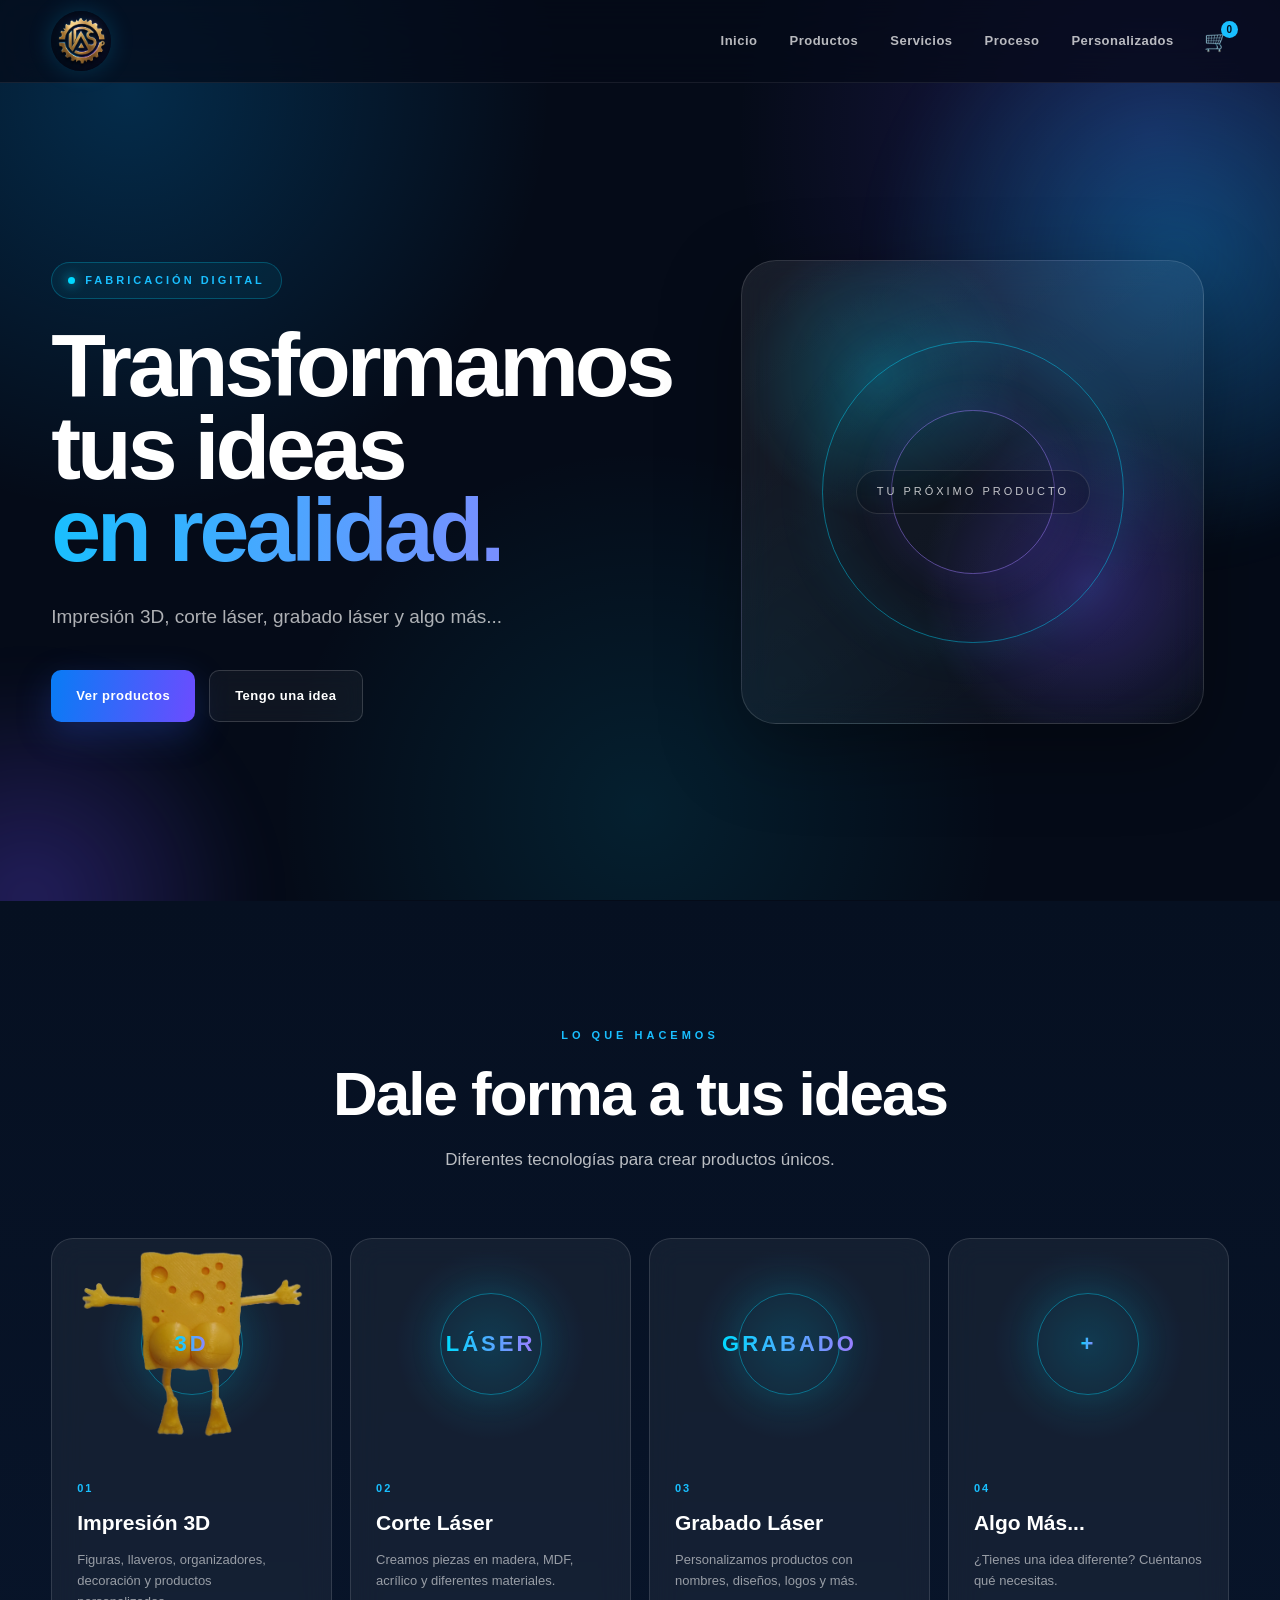
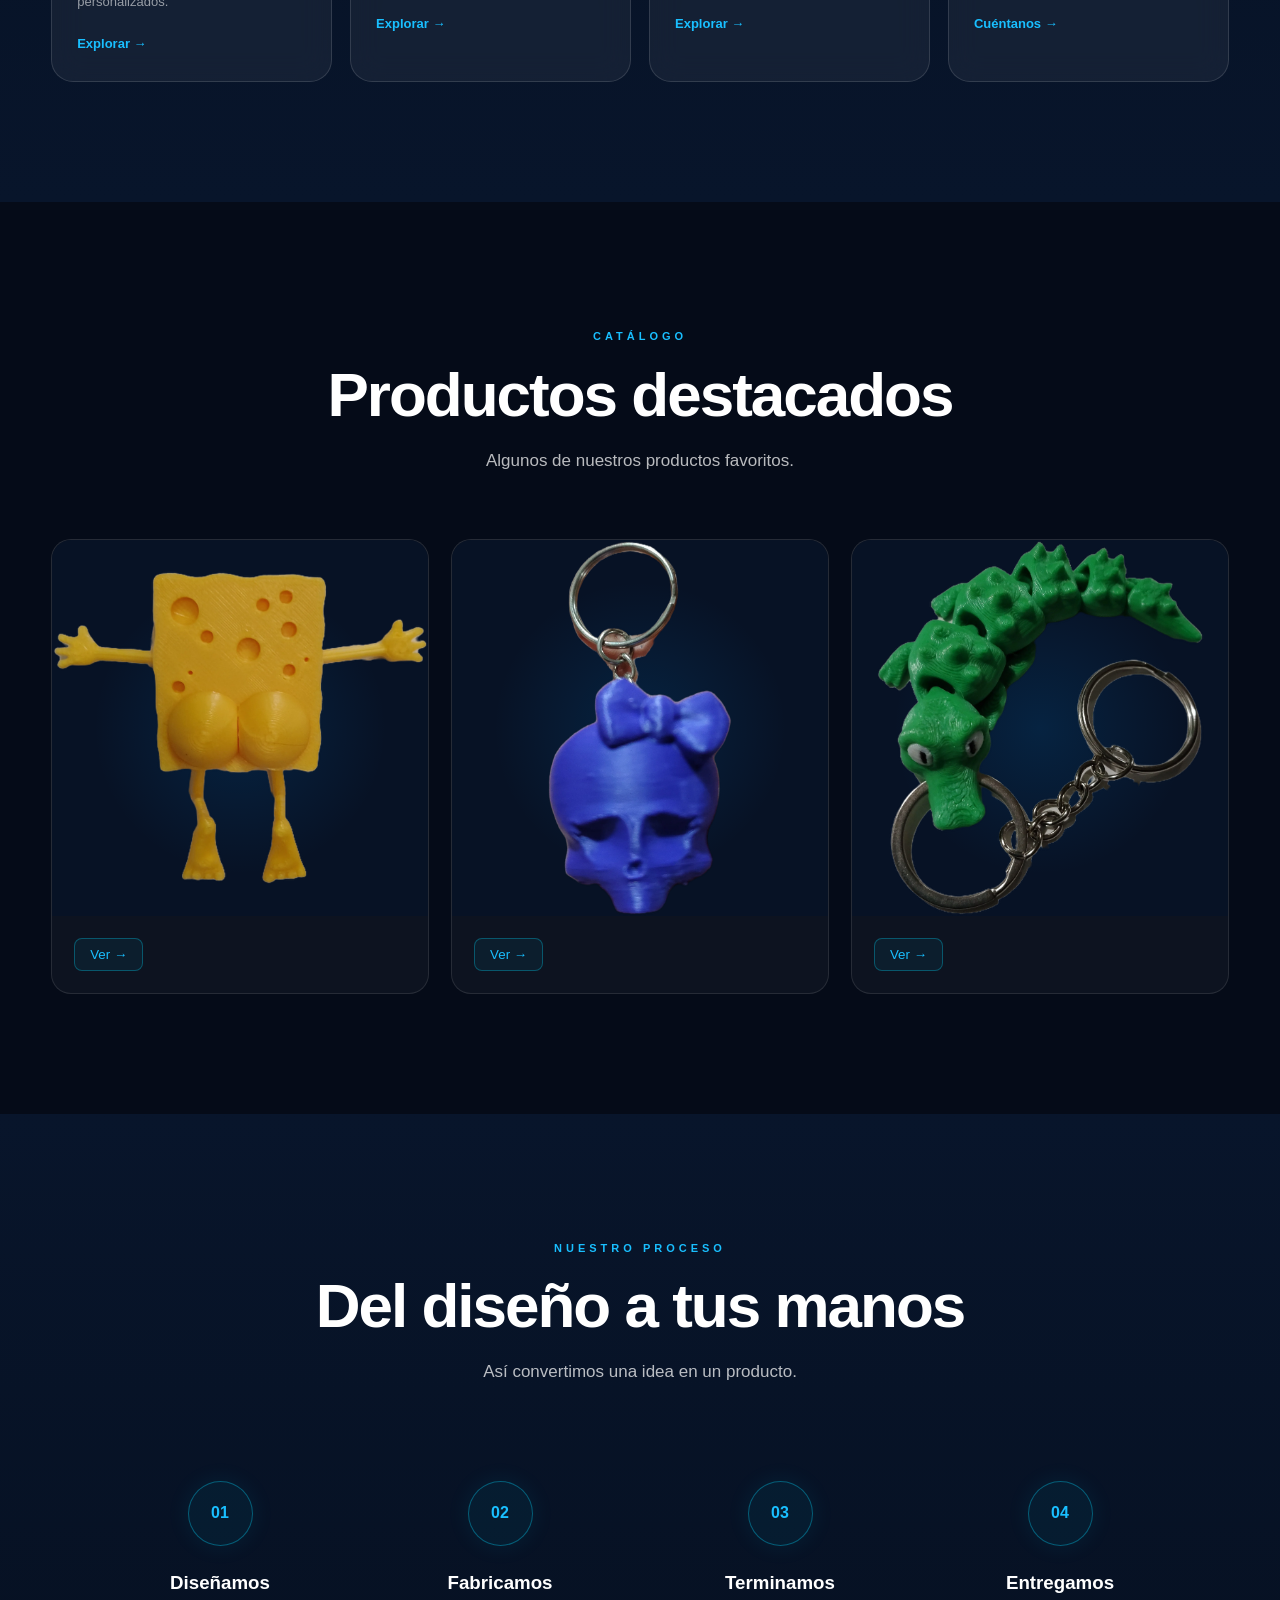
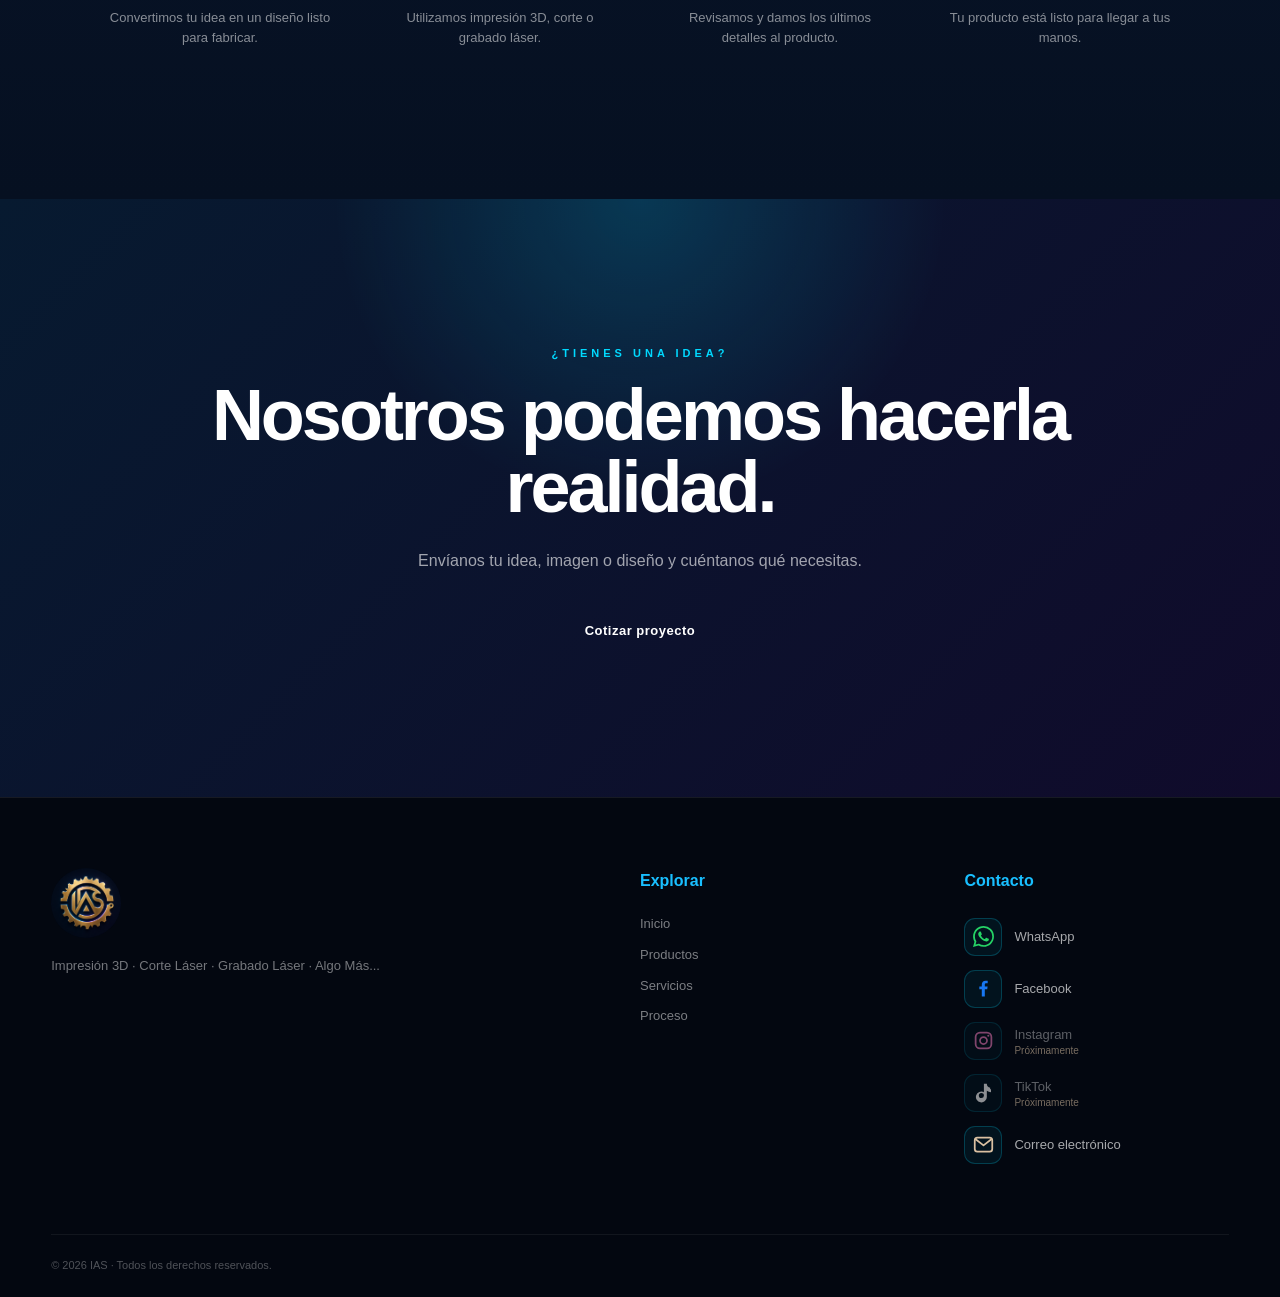
<file: index.html>
<!DOCTYPE html>
<html lang="es">
<head>
    <meta charset="UTF-8">

    <meta name="viewport"
          content="width=device-width, initial-scale=1.0">

    <meta name="description"
          content="Impresión 3D, corte láser, grabado láser y mucho más.">

    <title>IAS | Impresión 3D · Corte Láser · Grabado Láser</title>

    <link rel="stylesheet" href="css/style.css">
</head>

<body>

    <!-- =========================
         NAVBAR
    ========================== -->

    <header class="navbar">

        <div class="navbar-container">

            <a href="#" class="logo">
                <img src="assets/logo-dorado.png"
                     alt="IAS">
            </a>

            <nav class="nav-menu">

                <a href="#inicio">Inicio</a>

                <a href="#productos">Productos</a>

                <a href="#servicios">Servicios</a>

                <a href="#proceso">Proceso</a>

                <a href="#personalizados">Personalizados</a>

            </nav>

            <div class="nav-actions">

                <button class="cart-button">
                    🛒
                    <span>0</span>
                </button>

                <button class="menu-button">
                    ☰
                </button>

            </div>

        </div>

    </header>


    <!-- =========================
         HERO
    ========================== -->

    <main>

        <section id="inicio" class="hero">

            <div class="hero-container">

                <div class="hero-content">

                    <span class="hero-tag">
                        FABRICACIÓN DIGITAL
                    </span>

                    <h1>
                        Transformamos tus ideas
                        <span>en realidad.</span>
                    </h1>

                    <p>
                        Impresión 3D, corte láser, grabado láser
                        y algo más...
                    </p>

                    <div class="hero-buttons">

                        <a href="#productos"
                           class="btn btn-primary">
                            Ver productos
                        </a>

                        <a href="#personalizados"
                           class="btn btn-secondary">
                            Tengo una idea
                        </a>

                    </div>

                </div>


                <div class="hero-visual">

                    <div class="hero-placeholder">

                        <span>Tu próximo producto</span>

                    </div>

                </div>

            </div>

        </section>


        <!-- =========================
             SERVICIOS
        ========================== -->

        <section id="servicios"
                 class="services section">

            <div class="section-header">

                <span class="section-tag">
                    LO QUE HACEMOS
                </span>

                <h2>
                    Dale forma a tus ideas
                </h2>

                <p>
                    Diferentes tecnologías para crear
                    productos únicos.
                </p>

            </div>


            <div class="services-grid">


                <article class="service-card">

                    <div class="service-image">
                        <span>3D</span>
                    </div>

                    <div class="service-content">

                        <span class="service-number">
                            01
                        </span>

                        <h3>
                            Impresión 3D
                        </h3>

                        <p>
                            Figuras, llaveros, organizadores,
                            decoración y productos personalizados.
                        </p>

                        <a href="productos.html?categoria=impresion-3d">
                            Explorar →
                        </a>

                    </div>

                </article>


                <article class="service-card">

                    <div class="service-image">
                        <span>LÁSER</span>
                    </div>

                    <div class="service-content">

                        <span class="service-number">
                            02
                        </span>

                        <h3>
                            Corte Láser
                        </h3>

                        <p>
                            Creamos piezas en madera, MDF,
                            acrílico y diferentes materiales.
                        </p>

                        <a href="productos.html?categoria=corte-laser">
                            Explorar →
                        </a>

                    </div>

                </article>


                <article class="service-card">

                    <div class="service-image">
                        <span>GRABADO</span>
                    </div>

                    <div class="service-content">

                        <span class="service-number">
                            03
                        </span>

                        <h3>
                            Grabado Láser
                        </h3>

                        <p>
                            Personalizamos productos con
                            nombres, diseños, logos y más.
                        </p>

                        <a href="productos.html?categoria=grabado-laser">
                            Explorar →
                        </a>

                    </div>

                </article>


                <article class="service-card service-card-more">

                    <div class="service-image">
                        <span>+</span>
                    </div>

                    <div class="service-content">

                        <span class="service-number">
                            04
                        </span>

                        <h3>
                            Algo Más...
                        </h3>

                        <p>
                            ¿Tienes una idea diferente?
                            Cuéntanos qué necesitas.
                        </p>

                        <a href="productos.html?categoria=algo-mas">
                            Cuéntanos →
                        </a>

                    </div>

                </article>

            </div>

        </section>


        <!-- =========================
             PRODUCTOS
        ========================== -->

        <section id="productos"
                 class="products section">

            <div class="section-header">

                <span class="section-tag">
                    CATÁLOGO
                </span>

                <h2>
                    Productos destacados
                </h2>

                <p>
                    Algunos de nuestros productos favoritos.
                </p>

            </div>


            <div class="products-grid">

                
                <article class="product-card">

                    <div class="product-image">
                        <span>PRODUCTO</span>
                    </div>

                    <div class="product-info">

                        <span class="product-category">
                            Corte Láser
                        </span>

                        <h3>
                            Producto de ejemplo
                        </h3>

                        <div class="product-bottom">

                            <strong>
                                $00.00
                            </strong>

                            <button>
                                Ver →
                            </button>

                        </div>

                    </div>

                </article>


                <article class="product-card">

    <div class="product-image">
        <img src="assets/productos/impresion-3d/thermo-porta-balsamo.jpg"
             alt="Llavero de termo porta bálsamo">
    </div>

    <div class="product-info">

        <span class="product-category">
            Impresión 3D
        </span>

        <h3>
            Llavero Termo Porta Bálsamo
        </h3>

        <div class="product-bottom">

            <strong>
                $40.00
            </strong>

            <button>
                Ver →
            </button>

        </div>

    </div>

</article>

            </div>

        </section>


        <!-- =========================
             PROCESO
        ========================== -->

        <section id="proceso"
                 class="process section">

            <div class="section-header">

                <span class="section-tag">
                    NUESTRO PROCESO
                </span>

                <h2>
                    Del diseño a tus manos
                </h2>

                <p>
                    Así convertimos una idea en un producto.
                </p>

            </div>


            <div class="process-grid">

                <div class="process-step">

                    <span>01</span>

                    <h3>
                        Diseñamos
                    </h3>

                    <p>
                        Convertimos tu idea en un diseño
                        listo para fabricar.
                    </p>

                </div>


                <div class="process-step">

                    <span>02</span>

                    <h3>
                        Fabricamos
                    </h3>

                    <p>
                        Utilizamos impresión 3D,
                        corte o grabado láser.
                    </p>

                </div>


                <div class="process-step">

                    <span>03</span>

                    <h3>
                        Terminamos
                    </h3>

                    <p>
                        Revisamos y damos los últimos
                        detalles al producto.
                    </p>

                </div>


                <div class="process-step">

                    <span>04</span>

                    <h3>
                        Entregamos
                    </h3>

                    <p>
                        Tu producto está listo
                        para llegar a tus manos.
                    </p>

                </div>

            </div>

        </section>


        <!-- =========================
             PERSONALIZADOS
        ========================== -->

        <section id="personalizados"
                 class="custom-section">

            <div class="custom-container">

                <div>

                    <span class="section-tag">
                        ¿TIENES UNA IDEA?
                    </span>

                    <h2>
                        Nosotros podemos
                        hacerla realidad.
                    </h2>

                    <p>
                        Envíanos tu idea, imagen o diseño
                        y cuéntanos qué necesitas.
                    </p>

                    <a href="#contacto"
                       class="btn btn-light">
                        Cotizar proyecto
                    </a>

                </div>

            </div>

        </section>

    </main>


    <!-- =========================
         FOOTER
    ========================== -->

    <footer id="contacto">

        <div class="footer-container">

            <div class="footer-brand">

                <img src="assets/logo-dorado.png"
                     alt="IAS">

                <p>
                    Impresión 3D · Corte Láser ·
                    Grabado Láser · Algo Más...
                </p>

            </div>


            <div class="footer-column">

                <h4>
                    Explorar
                </h4>

                <a href="#inicio">Inicio</a>
                <a href="#productos">Productos</a>
                <a href="#servicios">Servicios</a>
                <a href="#proceso">Proceso</a>

            </div>


            <div class="footer-column footer-contact">
                <h4>
                    Contacto
                </h4>

                <!-- WhatsApp -->
                <a href="https://wa.me/524437331158"
                class="contact-link"
                target="_blank"
                rel="noopener noreferrer">

                    <span class="contact-icon whatsapp">
                        <svg viewBox="0 0 24 24" aria-hidden="true">
                            <path fill="currentColor" d="M20.52 3.48A11.87 11.87 0 0 0 12.04 0C5.46 0 .11 5.35.11 11.93c0 2.1.55 4.15 1.6 5.96L0 24l6.27-1.65a11.9 11.9 0 0 0 5.77 1.47h.01c6.58 0 11.93-5.35 11.93-11.93 0-3.19-1.24-6.19-3.46-8.41ZM12.05 21.8h-.01a9.9 9.9 0 0 1-5.05-1.38l-.36-.21-3.72.98.99-3.63-.23-.37a9.88 9.88 0 0 1-1.52-5.26c0-5.47 4.45-9.92 9.93-9.92a9.86 9.86 0 0 1 7.03 2.91 9.86 9.86 0 0 1 2.91 7.03c0 5.47-4.45 9.92-9.92 9.92Zm5.44-7.43c-.3-.15-1.77-.87-2.04-.97-.27-.1-.47-.15-.67.15-.2.3-.77.97-.95 1.17-.17.2-.35.22-.65.07-.3-.15-1.25-.46-2.38-1.47-.88-.78-1.47-1.75-1.64-2.05-.17-.3-.02-.46.13-.61.13-.13.3-.35.45-.52.15-.17.2-.3.3-.5.1-.2.05-.37-.03-.52-.07-.15-.67-1.62-.92-2.22-.24-.58-.49-.5-.67-.51h-.57c-.2 0-.52.07-.8.37-.27.3-1.05 1.02-1.05 2.49s1.07 2.89 1.22 3.09c.15.2 2.1 3.2 5.08 4.49.71.31 1.27.5 1.7.64.71.23 1.36.2 1.87.12.57-.09 1.77-.72 2.02-1.42.25-.7.25-1.3.17-1.42-.07-.13-.27-.2-.57-.35Z"/>
                        </svg>
                    </span>

                    <span>WhatsApp</span>
                </a>

                <!-- Facebook -->
                <a href="https://www.facebook.com/profile.php?id=61595558836618"
                class="contact-link"
                target="_blank"
                rel="noopener noreferrer">

                    <span class="contact-icon facebook">
                        <svg viewBox="0 0 24 24" aria-hidden="true">
                            <path fill="currentColor" d="M13.5 21v-8.2h2.76l.41-3.2H13.5V7.56c0-.93.26-1.56 1.59-1.56h1.7V3.14c-.3-.04-1.33-.14-2.53-.14-2.5 0-4.21 1.53-4.21 4.34V9.6H7.22v3.2h2.83V21h3.45Z"/>
                        </svg>
                    </span>

                    <span>Facebook</span>
                </a>

                <!-- Instagram -->
                <span class="contact-link contact-disabled">

                    <span class="contact-icon instagram">
                        <svg viewBox="0 0 24 24" aria-hidden="true">
                            <rect x="3" y="3" width="18" height="18" rx="5" fill="none" stroke="currentColor" stroke-width="2"/>
                            <circle cx="12" cy="12" r="4" fill="none" stroke="currentColor" stroke-width="2"/>
                            <circle cx="17.5" cy="6.5" r="1.2" fill="currentColor"/>
                        </svg>
                    </span>

                    <span>Instagram <small>Próximamente</small></span>
                </span>

                <!-- TikTok -->
                <span class="contact-link contact-disabled">

                    <span class="contact-icon tiktok">
                        <svg viewBox="0 0 24 24" aria-hidden="true">
                            <path fill="currentColor" d="M19.59 6.69a4.83 4.83 0 0 1-3.77-4.33V2h-3.36v13.67a2.9 2.9 0 0 1-2.9 2.74 2.9 2.9 0 1 1 2.9-2.9c0-.2-.02-.4-.05-.59V11.5a6.25 6.25 0 1 0 3.41 5.57V10.1a8.16 8.16 0 0 0 4.77 1.53V8.27a4.85 4.85 0 0 1-1-.1Z"/>
                        </svg>
                    </span>

                    <span>TikTok <small>Próximamente</small></span>
                </span>

                <!-- Correo -->
                <a href="mailto:3dylaserias@gmail.com"
                class="contact-link">

                    <span class="contact-icon email">
                        <svg viewBox="0 0 24 24" aria-hidden="true">
                            <rect x="2" y="4" width="20" height="16" rx="3" fill="none" stroke="currentColor" stroke-width="2"/>
                            <path d="m3 6 9 7 9-7" fill="none" stroke="currentColor" stroke-width="2" stroke-linecap="round" stroke-linejoin="round"/>
                        </svg>
                    </span>

                    <span>Correo electrónico</span>
                </a>
            </div>

        </div>


        <div class="footer-bottom">

            <span>
                © 2026 IAS · Todos los derechos reservados.
            </span>

        </div>

    </footer>


    <script src="js/app.js"></script>

</body>
</html>
</file>
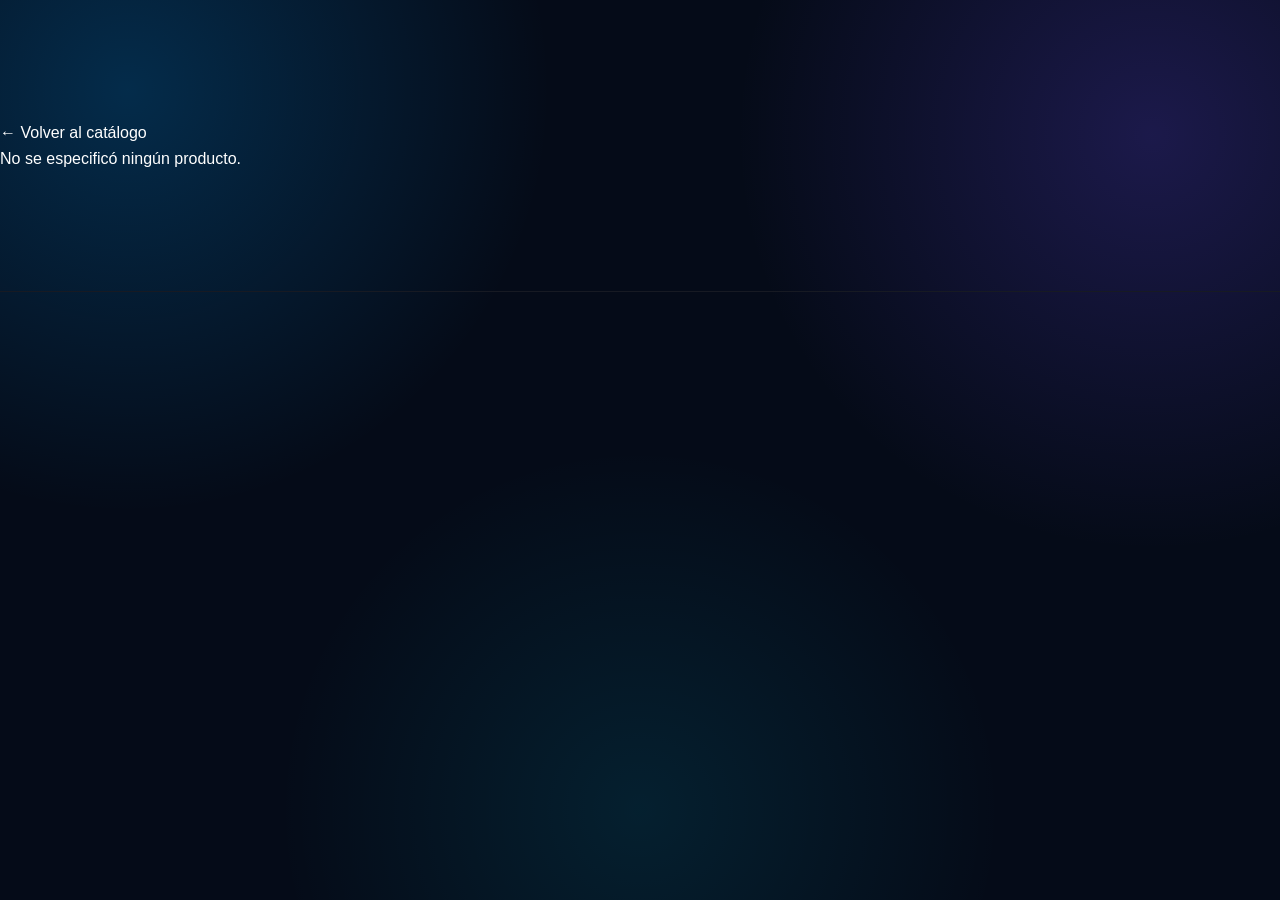
<file: producto.html>
<!DOCTYPE html>
<html lang="es">

<head>
    <meta charset="UTF-8">
    <meta name="viewport" content="width=device-width, initial-scale=1.0">

    <title>Producto | 3dyLaser</title>

    <link rel="stylesheet" href="css/style.css">
</head>

<body>

    <!-- Navegación -->
    <header>
        <!-- Aquí posteriormente reutilizaremos la navegación principal -->
    </header>

    <!-- Detalle del producto -->
    <main class="product-detail section">

        <a href="javascript:history.back()" class="back-link">
            ← Volver al catálogo
        </a>

        <div id="product-detail-content">

            <p>Cargando producto...</p>

        </div>

    </main>

    <!-- Pie de página -->
    <footer>
        <!-- Aquí posteriormente reutilizaremos el footer principal -->
    </footer>

    <script src="js/producto.js"></script>

</body>

</html>
</file>
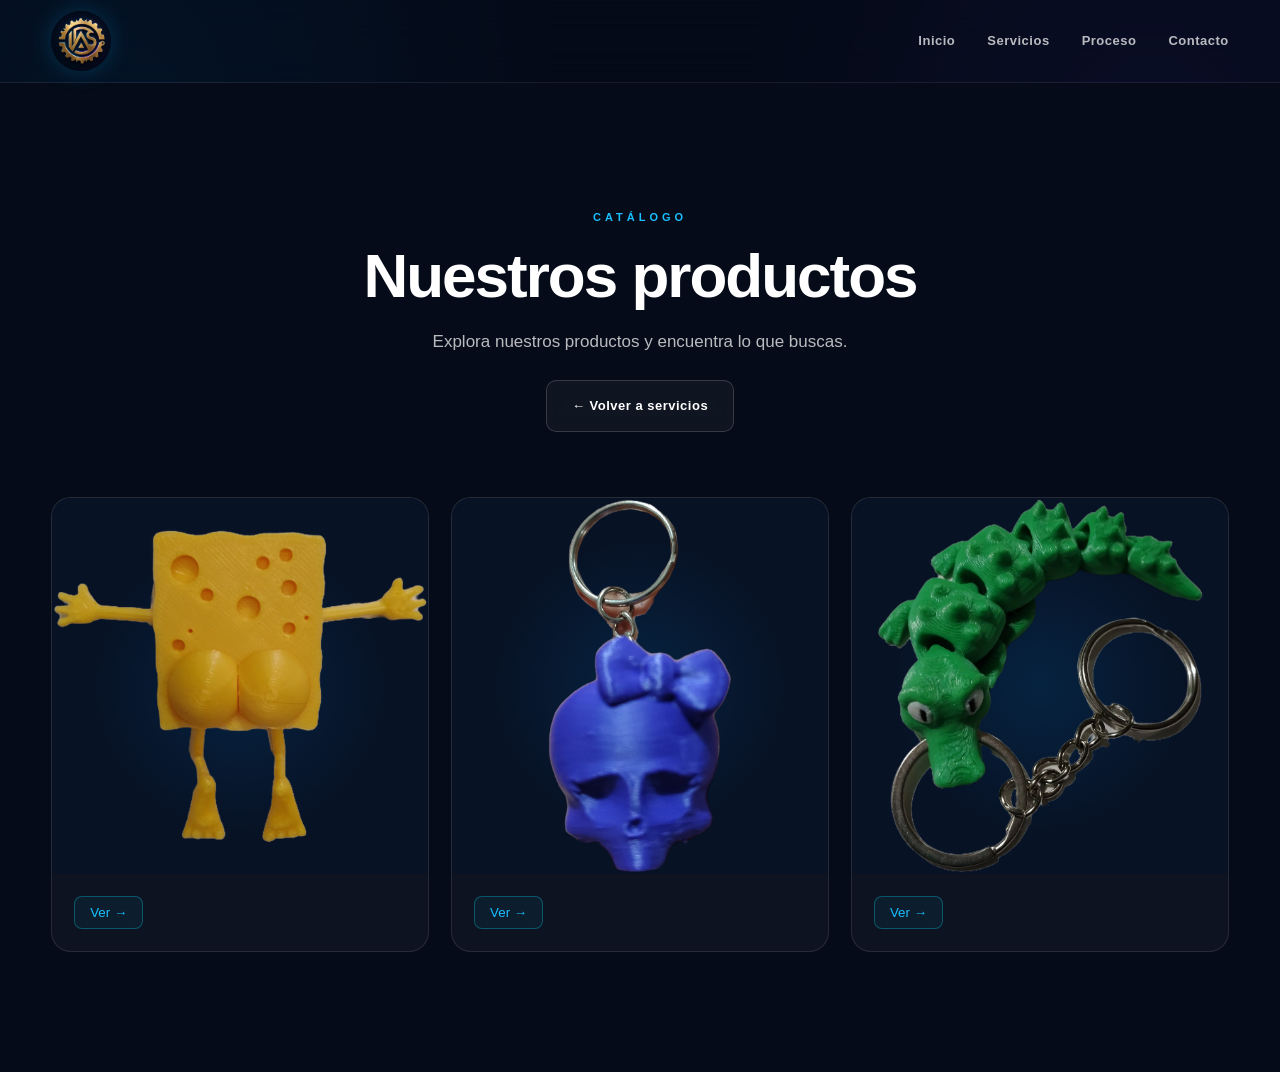
<file: productos.html>
<!DOCTYPE html>
<html lang="es">

<head>
    <meta charset="UTF-8">

    <meta name="viewport"
          content="width=device-width, initial-scale=1.0">

    <meta name="description"
          content="Explora nuestro catálogo de productos IAS 3dyLaser.">

    <title>Catálogo | IAS 3dyLaser</title>

    <link rel="stylesheet" href="css/style.css">
</head>

<body>

    <!-- NAVBAR -->

    <header class="navbar">

        <div class="navbar-container">

            <a href="index.html" class="logo">
                <img src="assets/logo-dorado.png" alt="IAS">
            </a>

            <nav class="nav-menu">

                <a href="index.html#inicio">Inicio</a>

                <a href="index.html#servicios">Servicios</a>

                <a href="index.html#proceso">Proceso</a>

                <a href="index.html#contacto">Contacto</a>

            </nav>

        </div>

    </header>


    <!-- CATÁLOGO -->

    <main>

        <section class="products section">

            <div class="section-header">

                <span class="section-tag" id="category-tag">
                    CATÁLOGO
                </span>

                <h2 id="category-title">
                    Nuestros productos
                </h2>

                <p id="category-description">
                    Explora nuestros productos y encuentra lo que buscas.
                </p>

                <br>

                <a href="index.html#servicios"
                   class="btn btn-secondary">
                    ← Volver a servicios
                </a>

            </div>


            <div class="products-grid">

                <!-- Los productos se cargarán automáticamente -->

            </div>

        </section>

    </main>


    <script src="js/app.js"></script>

</body>

</html>
</file>
<file: css/style.css>
/* ==========================================================
   IAS — FUTURE TECH DESIGN
   Impresión 3D · Corte Láser · Grabado Láser · Algo Más...
   ========================================================== */


/* ==========================================================
   VARIABLES
   ========================================================== */

:root {

    --bg: #050b18;
    --bg-2: #08152b;

    --blue: #087cf5;
    --blue-light: #19bfff;

    --cyan: #00d9ff;

    --purple: #6c4cff;
    --purple-light: #9d7cff;

    --beige: #d9c0a2;

    --white: #ffffff;
    --white-soft: rgba(255,255,255,.72);

    --glass:
        rgba(255,255,255,.055);

    --glass-border:
        rgba(255,255,255,.13);

    --shadow:
        0 25px 80px rgba(0,0,0,.35);

}


/* ==========================================================
   RESET
   ========================================================== */

* {
    margin: 0;
    padding: 0;
    box-sizing: border-box;
}


html {
    scroll-behavior: smooth;
}


body {

    font-family:
        "Segoe UI",
        Inter,
        Arial,
        sans-serif;

    background:
        var(--bg);

    color:
        var(--white);

    line-height: 1.6;

    overflow-x: hidden;

}


img {

    max-width: 100%;

    display: block;

}


a {

    color: inherit;

    text-decoration: none;

}


button {

    font-family: inherit;

}


/* ==========================================================
   BACKGROUND GLOBAL
   ========================================================== */

body::before {

    content: "";

    position: fixed;

    inset: 0;

    z-index: -3;

    background:

        radial-gradient(
            circle at 10% 10%,
            rgba(0,160,255,.22),
            transparent 30%
        ),

        radial-gradient(
            circle at 90% 15%,
            rgba(108,76,255,.22),
            transparent 30%
        ),

        radial-gradient(
            circle at 50% 90%,
            rgba(0,217,255,.10),
            transparent 35%
        ),

        #050b18;

}


/* ==========================================================
   NAVBAR
   ========================================================== */

.navbar {

    position: sticky;

    top: 0;

    z-index: 1000;

    background:
        rgba(5,11,24,.72);

    backdrop-filter:
        blur(18px);

    border-bottom:
        1px solid
        rgba(255,255,255,.08);

}


.navbar-container {

    width:
        min(1250px, 92%);

    min-height: 82px;

    margin: auto;

    display: flex;

    align-items: center;

    gap: 30px;

}


/* ==========================================================
   LOGO
   ========================================================== */

.logo {

    display: flex;

    align-items: center;

}


.logo img {

    width: 60px;

    height: 60px;

    object-fit: cover;

    border-radius: 50%;

    box-shadow:
        0 0 25px
        rgba(0,190,255,.20);

}


/* ==========================================================
   NAV MENU
   ========================================================== */

.nav-menu {

    display: flex;

    align-items: center;

    gap: 32px;

    margin-left: auto;

}


.nav-menu a {

    position: relative;

    font-size: 13px;

    font-weight: 600;

    letter-spacing: .5px;

    color:
        rgba(255,255,255,.72);

    transition:
        color .25s ease;

}


.nav-menu a::after {

    content: "";

    position: absolute;

    left: 0;

    bottom: -8px;

    width: 0;

    height: 2px;

    background:
        linear-gradient(
            90deg,
            var(--blue-light),
            var(--purple)
        );

    transition:
        width .25s ease;

}


.nav-menu a:hover {

    color: white;

}


.nav-menu a:hover::after {

    width: 100%;

}


/* ==========================================================
   NAV ACTIONS
   ========================================================== */

.nav-actions {

    display: flex;

    align-items: center;

    gap: 14px;

}


.cart-button,
.menu-button {

    border: none;

    background: transparent;

    color: white;

    cursor: pointer;

}


.cart-button {

    position: relative;

    font-size: 20px;

}


.cart-button span {

    position: absolute;

    top: -8px;

    right: -9px;

    width: 17px;

    height: 17px;

    display: flex;

    align-items: center;

    justify-content: center;

    border-radius: 50%;

    background:
        var(--blue-light);

    color:
        #03101d;

    font-size: 10px;

    font-weight: 900;

}


.menu-button {

    display: none;

    font-size: 24px;

}


/* ==========================================================
   GENERAL SECTIONS
   ========================================================== */

.section {

    padding: 120px 0;

}


.section-header {

    width:
        min(800px, 92%);

    margin:
        0 auto 65px;

    text-align: center;

}


.section-tag {

    display: inline-block;

    margin-bottom: 16px;

    color:
        var(--blue-light);

    font-size: 11px;

    font-weight: 800;

    letter-spacing: 4px;

}


.section-header h2 {

    font-size:
        clamp(36px, 5vw, 62px);

    line-height: 1.05;

    letter-spacing: -2px;

    margin-bottom: 20px;

}


.section-header p {

    color:
        var(--white-soft);

    font-size: 17px;

}


/* ==========================================================
   HERO
   ========================================================== */

.hero {

    min-height:
        calc(100vh - 82px);

    position: relative;

    display: flex;

    align-items: center;

    overflow: hidden;

}


/* Glow */

.hero::before {

    content: "";

    position: absolute;

    width: 650px;

    height: 650px;

    right: -220px;

    top: -150px;

    border-radius: 50%;

    background:
        radial-gradient(
            circle,
            rgba(0,190,255,.30),
            transparent 65%
        );

    filter:
        blur(20px);

    pointer-events: none;

}


.hero::after {

    content: "";

    position: absolute;

    width: 500px;

    height: 500px;

    left: -220px;

    bottom: -250px;

    border-radius: 50%;

    background:
        radial-gradient(
            circle,
            rgba(108,76,255,.30),
            transparent 65%
        );

    filter:
        blur(25px);

    pointer-events: none;

}


.hero-container {

    width:
        min(1250px, 92%);

    margin: auto;

    display: grid;

    grid-template-columns:
        1.05fr .95fr;

    align-items: center;

    gap: 70px;

    position: relative;

    z-index: 2;

}


.hero-content {

    max-width: 680px;

}


/* Small label */

.hero-tag {

    display: inline-flex;

    align-items: center;

    gap: 10px;

    padding:
        9px 16px;

    margin-bottom: 25px;

    border:
        1px solid
        rgba(0,217,255,.25);

    border-radius: 50px;

    background:
        rgba(0,217,255,.06);

    color:
        var(--blue-light);

    font-size: 11px;

    font-weight: 800;

    letter-spacing: 3px;

}


.hero-tag::before {

    content: "";

    width: 7px;

    height: 7px;

    border-radius: 50%;

    background:
        var(--cyan);

    box-shadow:
        0 0 12px
        var(--cyan);

}


/* Main title */

.hero h1 {

    font-size:
        clamp(52px, 7vw, 92px);

    line-height: .92;

    letter-spacing: -4px;

    font-weight: 800;

    margin-bottom: 30px;

}


.hero h1 span {

    display: block;

    background:
        linear-gradient(
            90deg,
            var(--blue-light),
            var(--purple-light)
        );

    -webkit-background-clip: text;

    background-clip: text;

    color: transparent;

}


.hero p {

    max-width: 600px;

    color:
        rgba(255,255,255,.68);

    font-size: 19px;

    margin-bottom: 38px;

}


/* ==========================================================
   BUTTONS
   ========================================================== */

.hero-buttons {

    display: flex;

    flex-wrap: wrap;

    gap: 14px;

}


.btn {

    min-height: 52px;

    padding:
        0 25px;

    display: inline-flex;

    align-items: center;

    justify-content: center;

    border-radius: 10px;

    font-size: 13px;

    font-weight: 800;

    letter-spacing: .5px;

    transition:
        transform .25s ease,
        box-shadow .25s ease,
        background .25s ease;

}


.btn:hover {

    transform:
        translateY(-3px);

}


.btn-primary {

    color: white;

    background:
        linear-gradient(
            100deg,
            #087cf5,
            #6c4cff
        );

    box-shadow:
        0 12px 35px
        rgba(50,100,255,.25);

}


.btn-primary:hover {

    box-shadow:
        0 18px 45px
        rgba(50,100,255,.38);

}


.btn-secondary {

    color: white;

    border:
        1px solid
        rgba(255,255,255,.16);

    background:
        rgba(255,255,255,.045);

    backdrop-filter:
        blur(10px);

}


.btn-secondary:hover {

    background:
        rgba(255,255,255,.09);

}


/* ==========================================================
   HERO VISUAL
   ========================================================== */

.hero-visual {

    display: flex;

    justify-content: center;

}


.hero-placeholder {

    width:
        min(500px, 100%);

    aspect-ratio:
        1 / 1;

    border:
        1px solid
        rgba(255,255,255,.13);

    border-radius: 35px;

    background:

        radial-gradient(
            circle at 30% 25%,
            rgba(0,217,255,.24),
            transparent 30%
        ),

        radial-gradient(
            circle at 75% 70%,
            rgba(108,76,255,.30),
            transparent 35%
        ),

        linear-gradient(
            145deg,
            rgba(255,255,255,.08),
            rgba(255,255,255,.025)
        );

    backdrop-filter:
        blur(18px);

    box-shadow:
        var(--shadow);

    position: relative;

    overflow: hidden;

    display: flex;

    align-items: center;

    justify-content: center;

}


/* Futuristic circles */

.hero-placeholder::before {

    content: "";

    position: absolute;

    width: 65%;

    aspect-ratio: 1;

    border-radius: 50%;

    border:
        1px solid
        rgba(0,217,255,.45);

    box-shadow:

        0 0 50px
        rgba(0,217,255,.10),

        inset 0 0 50px
        rgba(0,217,255,.06);

    animation:
        rotate-tech 18s linear infinite;

}


.hero-placeholder::after {

    content: "";

    position: absolute;

    width: 35%;

    aspect-ratio: 1;

    border-radius: 50%;

    border:
        1px solid
        rgba(157,124,255,.5);

    box-shadow:
        0 0 40px
        rgba(108,76,255,.15);

}


.hero-placeholder span {

    position: relative;

    z-index: 5;

    padding:
        12px 20px;

    border:
        1px solid
        rgba(255,255,255,.12);

    border-radius: 50px;

    background:
        rgba(0,0,0,.18);

    color:
        rgba(255,255,255,.75);

    font-size: 11px;

    letter-spacing: 3px;

    text-transform: uppercase;

}


/* ==========================================================
   SERVICES
   ========================================================== */

.services {

    background:
        linear-gradient(
            180deg,
            #061021,
            #08152b
        );

}


.services-grid {

    width:
        min(1250px, 92%);

    margin: auto;

    display: grid;

    grid-template-columns:
        repeat(4, 1fr);

    gap: 18px;

}


.service-card {

    min-height: 390px;

    display: flex;

    flex-direction: column;

    border:
        1px solid
        var(--glass-border);

    border-radius: 22px;

    overflow: hidden;

    background:
        var(--glass);

    backdrop-filter:
        blur(15px);

    transition:
        transform .35s ease,
        border-color .35s ease,
        box-shadow .35s ease;

}


.service-card:hover {

    transform:
        translateY(-10px);

    border-color:
        rgba(0,217,255,.35);

    box-shadow:
        0 20px 60px
        rgba(0,100,255,.12);

}


.service-image {

    height: 210px;

    display: flex;

    align-items: center;

    justify-content: center;

    position: relative;

    background:

        radial-gradient(
            circle,
            rgba(0,217,255,.15),
            transparent 55%
        );

}


.service-image::before {

    content: "";

    position: absolute;

    width: 100px;

    height: 100px;

    border-radius: 50%;

    border:
        1px solid
        rgba(0,217,255,.4);

    box-shadow:
        0 0 35px
        rgba(0,217,255,.10);

}


.service-image span {

    position: relative;

    z-index: 2;

    font-size: 22px;

    font-weight: 900;

    letter-spacing: 3px;

    background:
        linear-gradient(
            90deg,
            var(--cyan),
            var(--purple-light)
        );

    -webkit-background-clip: text;

    background-clip: text;

    color: transparent;

}


.service-content {

    padding: 25px;

}


.service-number {

    color:
        var(--blue-light);

    font-size: 11px;

    letter-spacing: 2px;

    font-weight: 800;

}


.service-content h3 {

    margin:
        7px 0 10px;

    font-size: 21px;

}


.service-content p {

    color:
        rgba(255,255,255,.56);

    font-size: 13px;

    margin-bottom: 18px;

}


.service-content a {

    color:
        var(--blue-light);

    font-size: 13px;

    font-weight: 800;

}


/* ==========================================================
   PRODUCTS
   ========================================================== */

.products {

    background:
        #050b18;

}


.products-grid {

    width:
        min(1200px, 92%);

    margin: auto;

    display: grid;

    grid-template-columns:
        repeat(3, 1fr);

    gap: 22px;

}


.product-card {

    overflow: hidden;

    border:
        1px solid
        rgba(255,255,255,.10);

    border-radius: 20px;

    background:
        rgba(255,255,255,.035);

    transition:
        transform .3s ease,
        border-color .3s ease;

}


.product-card:hover {

    transform:
        translateY(-7px);

    border-color:
        rgba(0,217,255,.3);

}


.product-image {
    aspect-ratio: 1 / 1;

    display: flex;
    align-items: center;
    justify-content: center;

    overflow: hidden;

    background:
        radial-gradient(
            circle at center,
            rgba(0, 150, 255, .13),
            transparent 55%
        ),
        #071225;

    color: rgba(255, 255, 255, .35);

    font-size: 11px;
    letter-spacing: 3px;
}

.product-image img {
    width: 100%;
    height: 100%;
    object-fit: contain;
    display: block;

    transition: transform .35s ease;
}

.product-card:hover .product-image img {
    transform: scale(1.05);
}


.product-info {

    padding: 22px;

}


.product-category {

    color:
        var(--blue-light);

    font-size: 11px;

    font-weight: 800;

    letter-spacing: 1px;

}


.product-info h3 {

    margin:
        7px 0 18px;

    font-size: 18px;

}


.product-bottom {

    display: flex;

    align-items: center;

    justify-content: space-between;

}


.product-bottom strong {

    font-size: 19px;

}


.product-bottom button {

    border:
        1px solid
        rgba(0,217,255,.3);

    background:
        rgba(0,217,255,.06);

    color:
        var(--blue-light);

    border-radius: 8px;

    padding:
        8px 15px;

    cursor: pointer;

}


/* ==========================================================
   PROCESS
   ========================================================== */

.process {

    background:
        linear-gradient(
            180deg,
            #08152b,
            #061021
        );

}


.process-grid {

    width:
        min(1100px, 92%);

    margin: auto;

    display: grid;

    grid-template-columns:
        repeat(4, 1fr);

    gap: 20px;

}


.process-step {

    text-align: center;

    padding: 30px 15px;

}


.process-step > span {

    width: 65px;

    height: 65px;

    display: flex;

    align-items: center;

    justify-content: center;

    margin:
        0 auto 22px;

    border:
        1px solid
        rgba(0,217,255,.35);

    border-radius: 50%;

    background:
        rgba(0,217,255,.05);

    color:
        var(--blue-light);

    font-weight: 900;

    box-shadow:
        0 0 25px
        rgba(0,217,255,.08);

}


.process-step h3 {

    margin-bottom: 10px;

}


.process-step p {

    color:
        rgba(255,255,255,.52);

    font-size: 13px;

}


/* ==========================================================
   CUSTOM SECTION
   ========================================================== */

.custom-section {

    padding:
        140px 0;

    position: relative;

    overflow: hidden;

    background:

        radial-gradient(
            circle at 50% 0%,
            rgba(0,217,255,.18),
            transparent 35%
        ),

        linear-gradient(
            135deg,
            #071a30,
            #100b2b
        );

}


.custom-container {

    width:
        min(900px, 92%);

    margin: auto;

    text-align: center;

}


.custom-section .section-tag {

    color:
        var(--cyan);

}


.custom-section h2 {

    font-size:
        clamp(40px, 6vw, 72px);

    line-height: 1;

    letter-spacing: -3px;

    margin-bottom: 25px;

}


.custom-section p {

    max-width: 600px;

    margin:
        0 auto 32px;

    color:
        rgba(255,255,255,.62);

}


/* ==========================================================
   FOOTER
   ========================================================== */

footer {

    background:
        #030710;

    border-top:
        1px solid
        rgba(255,255,255,.08);

}


.footer-container {

    width:
        min(1200px, 92%);

    margin: auto;

    padding:
        70px 0;

    display: grid;

    grid-template-columns:
        2fr 1fr 1fr;

    gap: 60px;

}


.footer-brand img {

    width: 70px;

    height: 70px;

    object-fit: cover;

    border-radius: 50%;

    margin-bottom: 18px;

}


.footer-brand p {

    max-width: 350px;

    color:
        rgba(255,255,255,.45);

    font-size: 13px;

}


.footer-column {

    display: flex;

    flex-direction: column;

    gap: 10px;

}


.footer-column h4 {

    color:
        var(--blue-light);

    margin-bottom: 10px;

}


.footer-column a {

    color:
        rgba(255,255,255,.48);

    font-size: 13px;

    transition:
        color .2s ease;

}


.footer-column a:hover {

    color: white;

}


.footer-bottom {

    width:
        min(1200px, 92%);

    margin: auto;

    padding:
        22px 0;

    border-top:
        1px solid
        rgba(255,255,255,.06);

    color:
        rgba(255,255,255,.3);

    font-size: 11px;

}


/* ==========================================================
   ANIMATION
   ========================================================== */

@keyframes rotate-tech {

    from {
        transform: rotate(0deg);
    }

    to {
        transform: rotate(360deg);
    }

}


/* ==========================================================
   TABLET
   ========================================================== */

@media (max-width: 1000px) {

    .services-grid {

        grid-template-columns:
            repeat(2, 1fr);

    }


    .process-grid {

        grid-template-columns:
            repeat(2, 1fr);

    }


    .hero-container {

        grid-template-columns:
            1fr;

        text-align: center;

    }


    .hero-content {

        margin: auto;

    }


    .hero p {

        margin-left: auto;

        margin-right: auto;

    }


    .hero-buttons {

        justify-content: center;

    }


    .hero-visual {

        order: -1;

    }


    .hero-placeholder {

        width: 380px;

    }

}


/* ==========================================================
   MOBILE
   ========================================================== */

@media (max-width: 800px) {

    .nav-menu {

        display: none;

    }


    .menu-button {

        display: block;

    }


    .products-grid {

        grid-template-columns:
            repeat(2, 1fr);

    }


    .footer-container {

        grid-template-columns:
            1fr 1fr;

    }

}


@media (max-width: 560px) {

    .section {

        padding:
            90px 0;

    }


    .hero {

        padding:
            70px 0;

    }


    .hero h1 {

        font-size: 50px;

        letter-spacing: -2px;

    }


    .hero-placeholder {

        width: 300px;

        border-radius: 25px;

    }


    .hero-buttons {

        flex-direction: column;

    }


    .btn {

        width: 100%;

    }


    .services-grid,
    .products-grid,
    .process-grid {

        grid-template-columns:
            1fr;

    }


    .footer-container {

        grid-template-columns:
            1fr;

        gap: 35px;

    }


}

/* ==========================================================
   ICONOS DE CONTACTO
   ========================================================== */

.footer-contact {
    gap: 14px;
}

.footer-contact .contact-link {
    display: flex;
    align-items: center;
    gap: 12px;
    color: rgba(255,255,255,.65);
    font-size: 13px;
    transition: color .3s ease, transform .3s ease;
}

/* Contenedor de los iconos */

.contact-icon {
    width: 38px;
    height: 38px;
    min-width: 38px;

    display: flex;
    align-items: center;
    justify-content: center;

    border: 1px solid rgba(0,217,255,.22);
    border-radius: 11px;

    background: rgba(0,217,255,.06);
    color: var(--blue-light);

    transition: all .3s ease;
}

.contact-icon svg {
    width: 21px;
    height: 21px;
}

/* Efectos al pasar el cursor */

.footer-contact .contact-link:hover {
    color: white;
    transform: translateX(5px);
}

.footer-contact .contact-link:hover .contact-icon {
    border-color: var(--cyan);
    background: rgba(0,217,255,.15);
    box-shadow: 0 0 18px rgba(0,217,255,.2);
}

/* Colores de cada plataforma */

.contact-icon.whatsapp {
    color: #25D366;
}

.contact-icon.facebook {
    color: #1877F2;
}

.contact-icon.instagram {
    color: #E879B9;
}

.contact-icon.tiktok {
    color: #ffffff;
}

.contact-icon.email {
    color: var(--beige);
}

/* Redes sociales pendientes */

.footer-contact .contact-disabled {
    opacity: .55;
    cursor: default;
}

.footer-contact .contact-disabled small {
    display: block;
    font-size: 10px;
    color: var(--beige);
    line-height: 1.2;
}

.footer-contact .contact-disabled:hover {
    transform: none;
    color: rgba(255,255,255,.65);
}

/* Imagen de la ficha individual del producto */
.product-detail-image {
    width: 100%;
    max-width: 500px;
    margin: 0 auto;
    display: flex;
    justify-content: center;
    align-items: center;
}

.product-detail-image img {
    width: 100%;
    max-height: 500px;
    object-fit: contain;
    border-radius: 15px;
}

/* ==========================================================
   ROTACIÓN DE IMÁGENES EN CATEGORÍAS
   ========================================================== */

.service-image {
    position: relative;
    overflow: hidden;
}

.service-carousel-image {
    position: absolute;
    inset: 0;

    width: 100%;
    height: 100%;

    object-fit: contain;

    padding: 12px;

    opacity: 0;

    transition: opacity .5s ease;
}

.service-carousel-image.visible {
    opacity: 1;
}

.service-image span {
    position: relative;
    z-index: 2;

    pointer-events: none;
}
</file>
